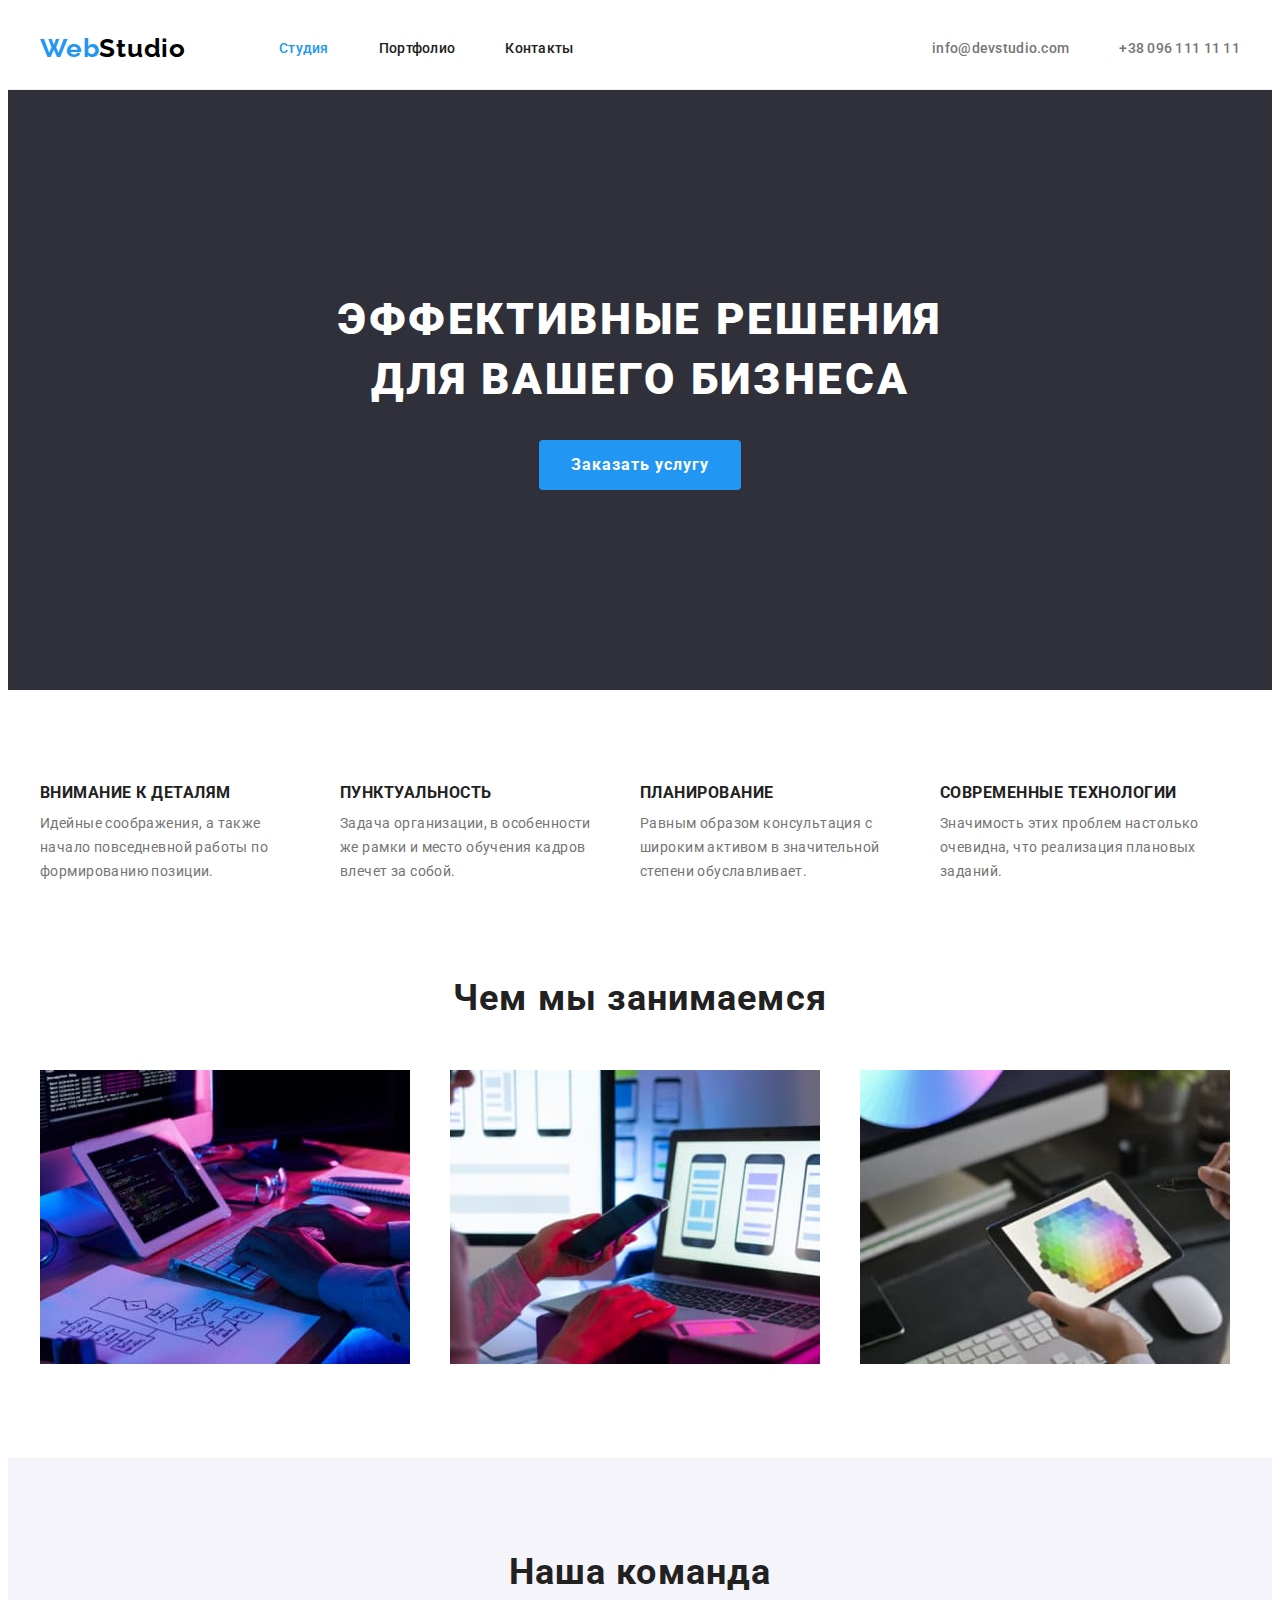
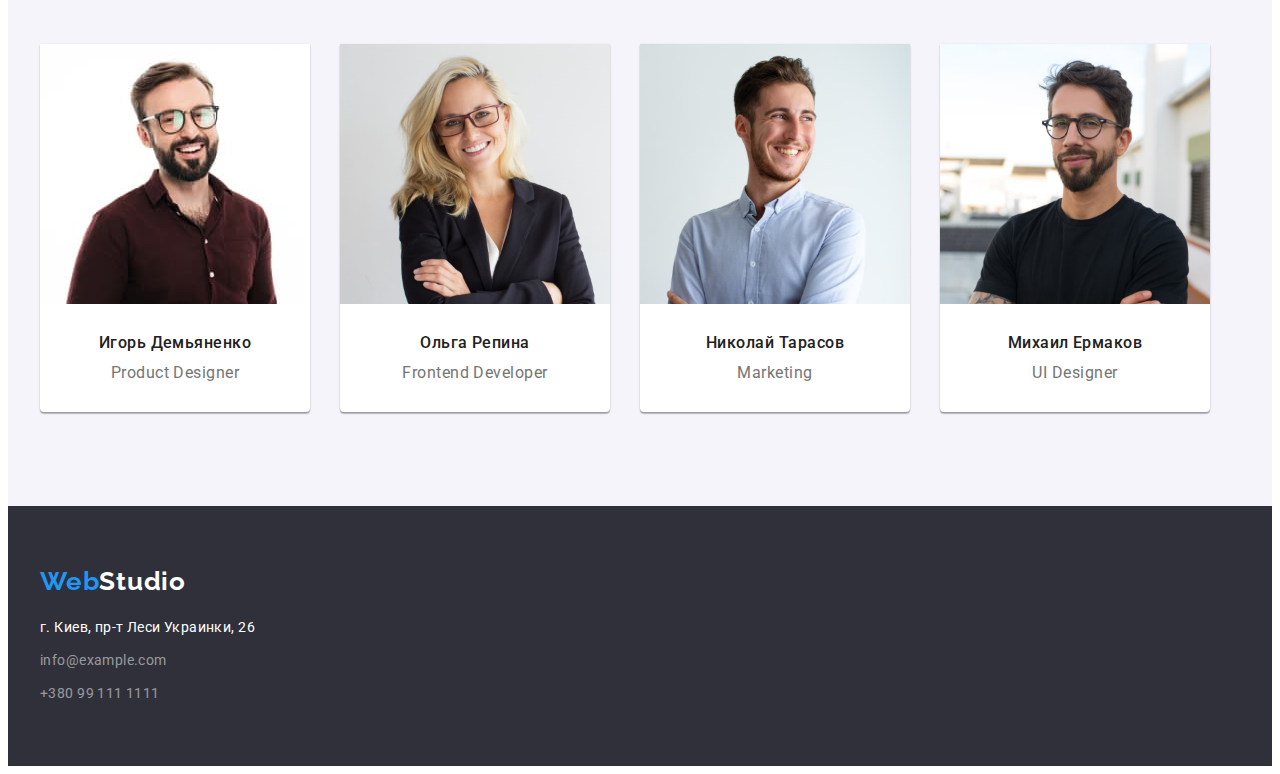
<file: index.html>
<!DOCTYPE html>
<html lang="ru">
  <head>
    <meta charset="UTF-8" />
    <meta http-equiv="X-UA-Compatible" content="IE=edge" />
    <meta name="viewport" content="width=device-width, initial-scale=1.0" />
    <title>Studio</title>
    <link rel="preconnect" href="https://fonts.googleapis.com" />
    <link rel="preconnect" href="https://fonts.gstatic.com" crossorigin />
    <link
      href="https://fonts.googleapis.com/css2?family=Raleway:wght@700&family=Roboto:wght@400;500;700;900&display=swap"
      rel="stylesheet"
    />
    <link
      rel="stylesheet"
      href="https://cdnjs.cloudflare.com/ajax/libs/modern-normalize/1.1.0/modern-normalize.min.css"
      integrity="sha512-wpPYUAdjBVSE4KJnH1VR1HeZfpl1ub8YT/NKx4PuQ5NmX2tKuGu6U/JRp5y+Y8XG2tV+wKQpNHVUX03MfMFn9Q=="
      crossorigin="anonymous"
      referrerpolicy="no-referrer"
    />
    <link rel="stylesheet" href="./css/style.css" />
  </head>
  <body>
    <!--Шапка таблицы-->
    <header class="header">
      <div class="container">
        <a href="./index.html" class="header-logo link"
          >Web<span class="logo-black">Studio</span></a
        >
        <nav class="nav">
          <ul class="nav-list list">
            <li class="nav-items">
              <a href="./index.html" class="nav-link active link">Студия</a>
            </li>
            <li class="nav-items">
              <a href="./portfolio.html" class="nav-link link">Портфолио</a>
            </li>
            <li class="nav-items"><a href="#" class="nav-link link">Контакты</a></li>
          </ul>
        </nav>
        <ul class="contacts list">
          <li class="contacts-item">
            <a href="mailto:info@devstudio.com" class="contacts-link color-contacts link"
              >info@devstudio.com</a
            >
          </li>
          <li class="contacts-item">
            <a href="tel:+380961111111" class="contacts-link color-contacts link"
              >+38 096 111 11 11</a
            >
          </li>
        </ul>
      </div>
    </header>
    <!--Main контейнер-->
    <main>
      <!--Hero-->
      <section class="hero">
        <div class="container">
          <h1 class="hero-title">
            Эффективные решения <br />
            для вашего бизнеса
          </h1>
          <button type="button" class="hero-btn btn-text">Заказать услугу</button>
        </div>
      </section>
      <!--Benefits-->
      <section class="benefits section">
        <div class="container">
          <h2 class="visually-hidden">Почему именно мы?</h2>
          <ul class="benefits-list list">
            <li class="benefits-items">
              <h3 class="benefits-subtitle">Внимание к деталям</h3>
              <p class="benefits-text">
                Идейные соображения, а также начало повседневной работы по формированию позиции.
              </p>
            </li>
            <li class="benefits-items">
              <h3 class="benefits-subtitle">Пунктуальность</h3>
              <p class="benefits-text">
                Задача организации, в особенности же рамки и место обучения кадров влечет за собой.
              </p>
            </li>
            <li class="benefits-items">
              <h3 class="benefits-subtitle">Планирование</h3>
              <p class="benefits-text">
                Равным образом консультация с широким активом в значительной степени обуславливает.
              </p>
            </li>
            <li class="benefits-items">
              <h3 class="benefits-subtitle">Современные технологии</h3>
              <p class="benefits-text">
                Значимость этих проблем настолько очевидна, что реализация плановых заданий.
              </p>
            </li>
          </ul>
        </div>
      </section>
      <!--Works-->
      <section class="works section">
        <div class="container">
          <h2 class="works-title">Чем мы занимаемся</h2>
          <ul class="works-list list">
            <li class="works-items">
              <img src="./images/box1.jpg" alt="Website development" width="370" />
            </li>
            <li class="works-items">
              <img src="./images/img.jpg" alt="Website layout" width="370" />
            </li>
            <li class="works-items">
              <img src="./images/box3.jpg" alt="Color variables" width="370" />
            </li>
          </ul>
        </div>
      </section>
      <!--Team-->
      <section class="team section">
        <div class="container">
          <h2 class="team-title">Наша команда</h2>
          <ul class="team-list list">
            <li class="team-items">
              <img src="./images/img1.jpg" alt="Igor Demyanenko" width="270" />
              <div class="team-description">
                <h3 class="team-subtitle">Игорь Демьяненко</h3>
                <p class="team-text">Product Designer</p>
              </div>
            </li>
            <li class="team-items">
              <img src="./images/img2.jpg" alt="Olga Repina" width="270" />
              <div class="team-description">
                <h3 class="team-subtitle">Ольга Репина</h3>
                <p class="team-text">Frontend Developer</p>
              </div>
            </li>
            <li class="team-items">
              <img src="./images/img3.jpg" alt="Nikolai Tarasov" width="270" />
              <div class="team-description">
                <h3 class="team-subtitle">Николай Тарасов</h3>
                <p class="team-text">Marketing</p>
              </div>
            </li>
            <li class="team-items">
              <img src="./images/img4.jpg" alt="Mikhail Ermakov" width="270" />
              <div class="team-description">
                <h3 class="team-subtitle">Михаил Ермаков</h3>
                <p class="team-text">UI Designer</p>
              </div>
            </li>
          </ul>
        </div>
      </section>
    </main>
    <!--Footer-->
    <footer class="footer">
      <div class="container">
        <a href="./index.html" class="footer-logo link"
          >Web<span class="logo-white">Studio</span>
        </a>
        <address class="footer-address">
          <ul class="address-list list">
            <li class="address-items">
              <a href="https://goo.gl/maps/MvwZzsq7E5ZULJPh9" class="address address-link link"
                >г. Киев, пр-т Леси Украинки, 26</a
              >
            </li>
            <li class="address-items">
              <a href="mailto:info@example.com" class="address connect-link link"
                >info@example.com</a
              >
            </li>
            <li class="address-items">
              <a href="tel:+380991111111" class="address connect-link link">+380 99 111 1111</a>
            </li>
          </ul>
        </address>
      </div>
    </footer>
  </body>
</html>
</file>
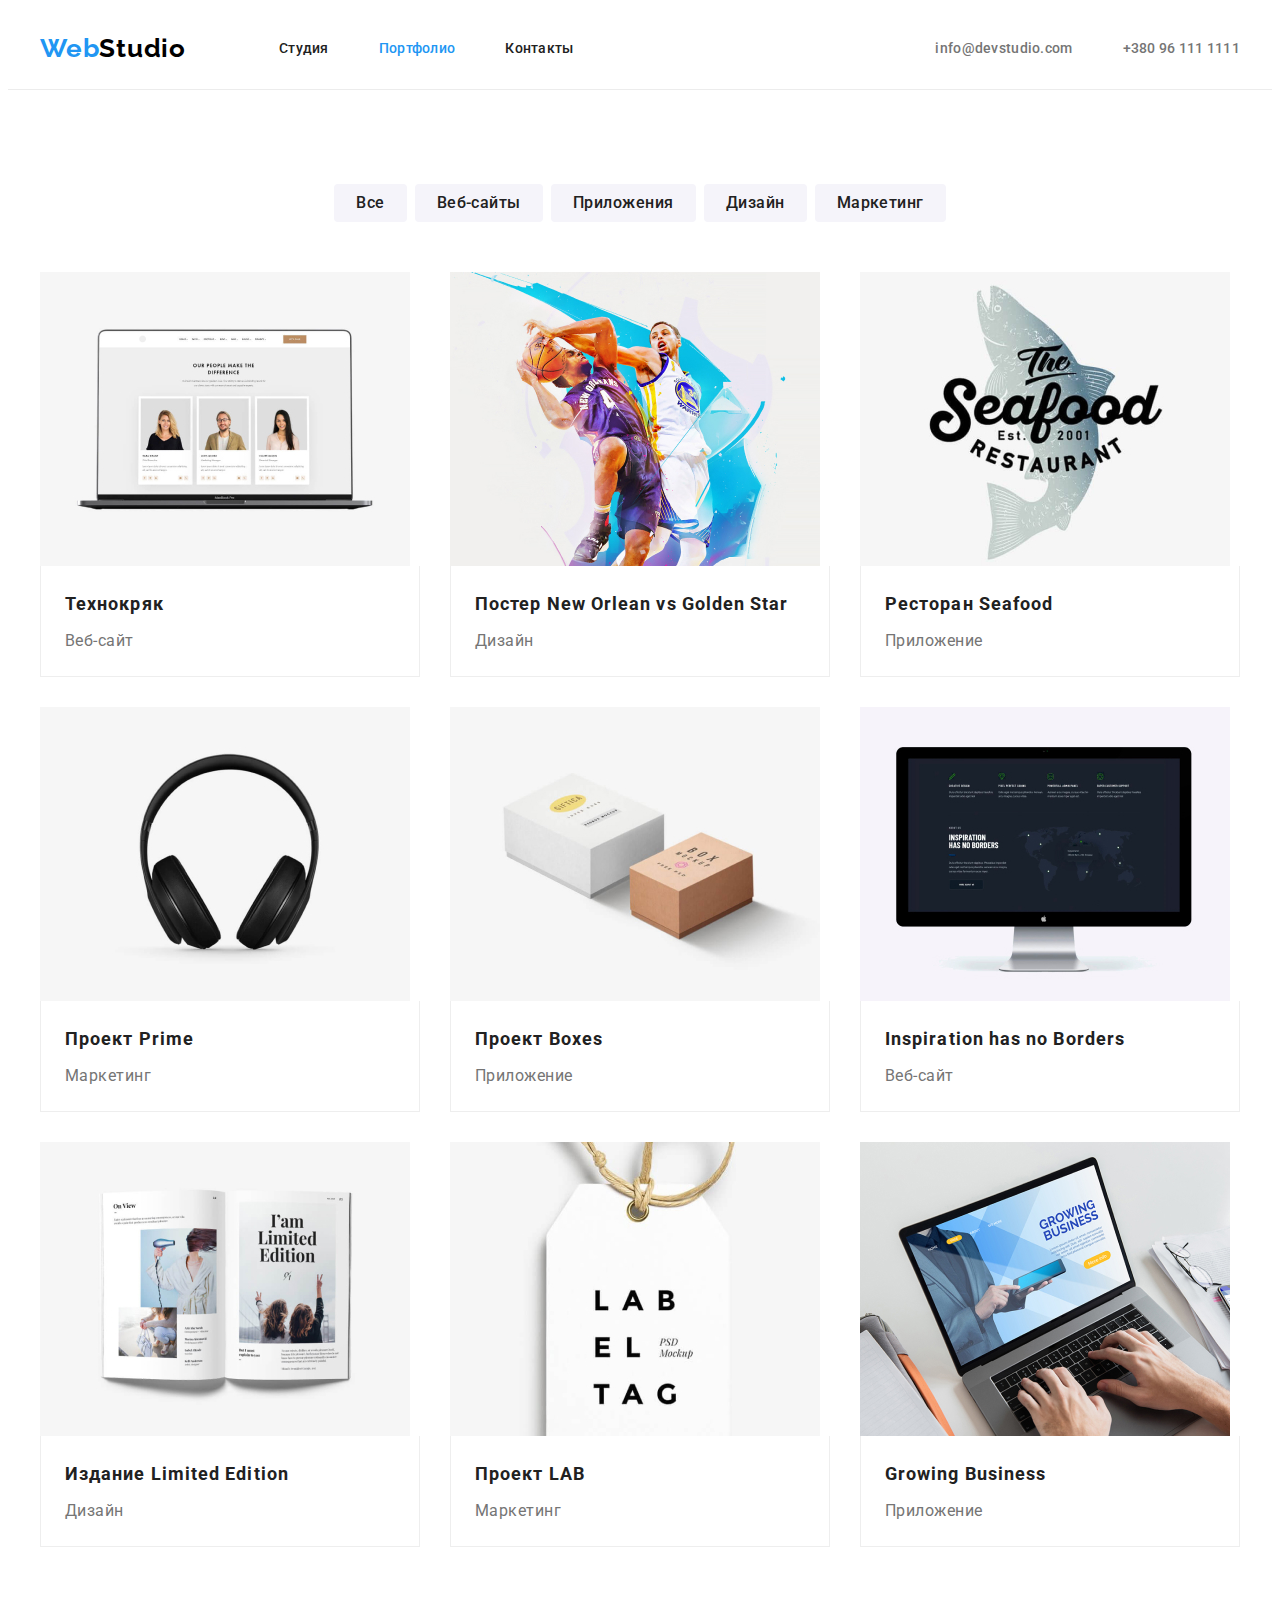
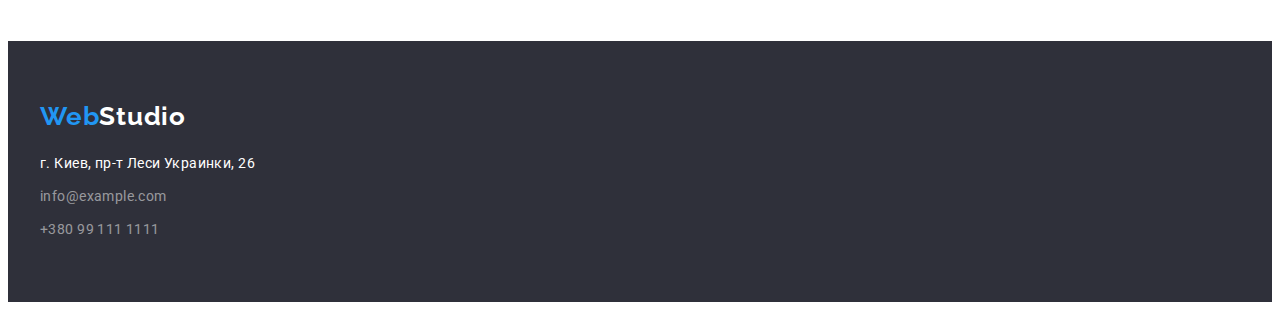
<file: portfolio.html>
<!DOCTYPE html>
<html lang="ru">
  <head>
    <meta charset="UTF-8" />
    <meta http-equiv="X-UA-Compatible" content="IE=edge" />
    <meta name="viewport" content="width=device-width, initial-scale=1.0" />
    <title>Portfolio</title>
    <link rel="preconnect" href="https://fonts.googleapis.com" />
    <link rel="preconnect" href="https://fonts.gstatic.com" crossorigin />
    <link
      href="https://fonts.googleapis.com/css2?family=Raleway:wght@700&family=Roboto:wght@400;500;700;900&display=swap"
      rel="stylesheet"
    />
    <link
      rel="stylesheet"
      href="https://cdnjs.cloudflare.com/ajax/libs/modern-normalize/1.1.0/modern-normalize.min.css"
      integrity="sha512-wpPYUAdjBVSE4KJnH1VR1HeZfpl1ub8YT/NKx4PuQ5NmX2tKuGu6U/JRp5y+Y8XG2tV+wKQpNHVUX03MfMFn9Q=="
      crossorigin="anonymous"
      referrerpolicy="no-referrer"
    />
    <link rel="stylesheet" href="./css/style.css" />
  </head>
  <body>
    <!-- Header  -->
    <header class="header">
      <div class="container">
        <a href="./index.html" class="header-logo link"
          >Web<span class="logo-black">Studio</span></a
        >
        <nav class="nav">
          <ul class="nav-list list">
            <li class="nav-items">
              <a href="./index.html" class="nav-link link">Студия</a>
            </li>
            <li class="nav-items">
              <a href="./portfolio.html" class="nav-link active link">Портфолио</a>
            </li>
            <li class="nav-items"><a href="#" class="nav-link link">Контакты</a></li>
          </ul>
        </nav>
        <ul class="contacts list">
          <li class="contacts-item">
            <a href="mailto:info@devstudio.com" class="contacts-link color-contacts link"
              >info@devstudio.com</a
            >
          </li>
          <li class="contacts-item">
            <a href="tel:+380961111111" class="contacts-link color-contacts link"
              >+380 96 111 1111</a
            >
          </li>
        </ul>
      </div>
    </header>
    <main>
      <!-- Portfilio -->
      <section class="portfolio section">
        <div class="container">
          <h1 class="visually-hidden">Наши фишки</h1>
          <ul class="portfolio-list list">
            <li class="portfolio-items">
              <button type="button" class="portfolio-btn portfolio-btn-text">Все</button>
            </li>
            <li class="portfolio-items">
              <button type="button" class="portfolio-btn portfolio-btn-text">Веб-сайты</button>
            </li>
            <li class="portfolio-items">
              <button type="button" class="portfolio-btn portfolio-btn-text">Приложения</button>
            </li>
            <li class="portfolio-items">
              <button type="button" class="portfolio-btn portfolio-btn-text">Дизайн</button>
            </li>
            <li class="portfolio-items">
              <button type="button" class="portfolio-btn portfolio-btn-text">Маркетинг</button>
            </li>
          </ul>
          <ul class="cards list">
            <li class="cards-items">
              <img src="./images/img5.jpg" alt="Web sites" />
              <div class="cards-text-possition">
                <h3 class="cards-subtitle">Технокряк</h3>
                <p class="cards-text">Веб-сайт</p>
              </div>
            </li>
            <li class="cards-items">
              <img src="./images/img6.jpg" alt="New Orlean vs Golden Star" />
              <div class="cards-text-possition">
                <h3 class="cards-subtitle">Постер New Orlean vs Golden Star</h3>
                <p class="cards-text">Дизайн</p>
              </div>
            </li>
            <li class="cards-items">
              <img src="./images/img7.jpg" alt="Seafood" />
              <div class="cards-text-possition">
                <h3 class="cards-subtitle">Ресторан Seafood</h3>
                <p class="cards-text">Приложение</p>
              </div>
            </li>
            <li class="cards-items">
              <img src="./images/img8.jpg" alt="Projects Prime" />
              <div class="cards-text-possition">
                <h3 class="cards-subtitle">Проект Prime</h3>
                <p class="cards-text">Маркетинг</p>
              </div>
            </li>
            <li class="cards-items">
              <img src="./images/img9.jpg" alt="Projects Boxes" />
              <div class="cards-text-possition">
                <h3 class="cards-subtitle">Проект Boxes</h3>
                <p class="cards-text">Приложение</p>
              </div>
            </li>
            <li class="cards-items">
              <img src="./images/img10.jpg" alt="Inspiration has no Borders" />
              <div class="cards-text-possition">
                <h3 class="cards-subtitle">Inspiration has no Borders</h3>
                <p class="cards-text">Веб-сайт</p>
              </div>
            </li>
            <li class="cards-items">
              <img src="./images/img11.jpg" alt="Limited Edition" />
              <div class="cards-text-possition">
                <h3 class="cards-subtitle">Издание Limited Edition</h3>
                <p class="cards-text">Дизайн</p>
              </div>
            </li>
            <li class="cards-items">
              <img src="./images/img12.jpg" alt="Projects LAB" />
              <div class="cards-text-possition">
                <h3 class="cards-subtitle">Проект LAB</h3>
                <p class="cards-text">Маркетинг</p>
              </div>
            </li>
            <li class="cards-items">
              <img src="./images/img13.jpg" alt="Growing Business" />
              <div class="cards-text-possition">
                <h3 class="cards-subtitle">Growing Business</h3>
                <p class="cards-text">Приложение</p>
              </div>
            </li>
          </ul>
        </div>
      </section>
    </main>
    <!--Footer-->
    <footer class="footer">
      <div class="container">
        <a href="./index.html" class="footer-logo link"
          >Web<span class="logo-white">Studio</span>
        </a>
        <address class="footer-address">
          <ul class="address-list list">
            <li class="address-items">
              <a href="https://goo.gl/maps/MvwZzsq7E5ZULJPh9" class="address address-link link"
                >г. Киев, пр-т Леси Украинки, 26</a
              >
            </li>
            <li class="address-items">
              <a href="mailto:info@example.com" class="address connect-link link"
                >info@example.com</a
              >
            </li>
            <li class="address-items">
              <a href="tel:+380991111111" class="address connect-link link">+380 99 111 1111</a>
            </li>
          </ul>
        </address>
      </div>
    </footer>
  </body>
</html>
</file>
<file: css/style.css>
:root {
  --main-text-color: #757575;
  --second-text-color: #212121;
  --accent-text-color: #ffffff;
  --black-text-color: #000000;
  --background-main-color: #ffffff;
  --backgound-second-color: #f5f4fa;
  --accent-color: #2196f3;
  --header-footer-background-color: #2f303a;
  --typical-margin: 30px;
}

/* ------------------------------GLOBAL STYLE---------------------------------------------- */
body {
  font-family: 'Roboto', sans-serif;
  background-color: var(--background-main-color);
  color: var(--main-text-color);
  font-size: 14px;
}
h1,
h2,
h3,
h4,
h5,
h6,
p {
  margin: 0;
}
ul {
  margin: 0;
  padding-left: 0;
}
img {
  display: block;
  max-width: 100%;
  height: auto;
}
.list {
  list-style: none;
}
.link {
  text-decoration: none;
}
.visually-hidden {
  position: absolute;
  white-space: nowrap;
  width: 1px;
  height: 1px;
  overflow: hidden;
  border: 0;
  padding: 0;
  clip: rect(0 0 0 0);
  clip-path: inset(50%);
  margin: -1px;
}
.container {
  width: 1200px;
  padding-left: 15px;
  padding-right: 15px;
  margin: 0 auto;
}
.section {
  padding-top: 94px;
  padding-bottom: 94px;
}
/*  ------------------------------HEADER----------------------------------------------  */
.header {
  /* padding-top: 32px;
  padding-bottom: 32px; */
  border-bottom: 1px solid #ececec;
}
/* -------------------------------LOGO------------------------------------------------- */
.header-logo,
.footer-logo {
  font-family: 'Raleway';
  font-weight: 700;
  font-size: 26px;
  line-height: 1.19;
  letter-spacing: 0.03em;
  color: var(--accent-color);
}
.logo-black {
  color: var(--black-text-color);
}

/* -------------------------------NAV------------------------------------------------ */
.header .container {
  display: flex;
  align-items: center;
}
.nav {
  display: flex;
  align-items: center;
}
.header-logo {
  margin-right: 93px;
}
.nav-link,
.contacts-link {
  font-weight: 500;
  line-height: 1.14;
  letter-spacing: 0.02em;
  color: var(--second-text-color);
}
.nav-link:hover,
.nav-link:focus {
  color: var(--accent-color);
}
.nav-list {
  display: flex;
  margin-right: 331px;
}
.nav-items:not(:last-child) {
  margin-right: 50px;
}
.nav-items {
  padding-top: 32px;
  padding-bottom: 32px;
}
.contacts-link:hover,
.contacts-link:focus {
  color: var(--accent-color);
}
.contacts {
  display: flex;
  margin-left: auto;
}
.contacts-item:not(:last-child) {
  margin-right: 50px;
}
.active {
  color: var(--accent-color);
}
.color-contacts {
  color: var(--main-text-color);
}
/* -------------------------------HERO------------------------------ */
.hero {
  padding-top: 200px;
  padding-bottom: 200px;
  background-color: var(--header-footer-background-color);
}
.hero-title {
  font-weight: 900;
  font-size: 44px;
  line-height: 1.36;
  text-align: center;
  letter-spacing: 0.06em;
  text-transform: uppercase;
  color: var(--accent-text-color);
  margin-bottom: var(--typical-margin);
}
.hero-btn {
  display: block;
  border: none;
  border-radius: 4px;
  padding: 10px 32px;
  margin: 0 auto;
  cursor: pointer;
  background-color: var(--accent-color);
}
.btn-text {
  font-family: inherit;
  font-weight: 700;
  font-size: 16px;
  line-height: 1.88;
  text-align: center;
  letter-spacing: 0.06em;
  color: var(--accent-text-color);
}
.hero-btn:hover,
.hero-btn:focus {
  background-color: #188ce8;
}
/* ---------------------------BENEFITS-------------------------- */
.benefits .container {
  display: flex;
  align-items: center;
}
.benefits-list {
  display: flex;
  align-items: center;
}
.benefits-items:not(:last-child) {
  margin-right: var(--typical-margin);
}
.benefits-items {
  width: 270px;
}
.benefits-subtitle {
  line-height: 1.14;
  letter-spacing: 0.03em;
  text-transform: uppercase;
  color: var(--second-text-color);
  margin-bottom: 10px;
}
.benefits-text {
  line-height: 1.71;
  letter-spacing: 0.03em;
}
/* ----------------------------WORKS------------------------------ */
.works-list {
  display: flex;
  margin: -15px;
}
.works-items {
  flex-basis: calc(100% / 3 - 30px);
  margin: 15px;
}
.works {
  padding-top: 0px;
}
.works-title,
.team-title {
  font-size: 36px;
  line-height: 1.16;
  text-align: center;
  letter-spacing: 0.03em;
  color: var(--second-text-color);
  margin-bottom: 50px;
}
/* ----------------------------TEAM------------------------------ */
.team {
  background-color: var(--backgound-second-color);
}
.team-list {
  display: flex;
}
.team-items:not(:last-child) {
  margin-right: var(--typical-margin);
}
.team-subtitle {
  font-weight: 500;
  font-size: 16px;
  line-height: 1.18;
  text-align: center;
  letter-spacing: 0.03em;
  margin-bottom: 10px;
  color: var(--second-text-color);
}
.team-items {
  background-color: var(--background-main-color);
  width: 270px;
  text-align: center;
  box-shadow: 0px 1px 3px rgba(0, 0, 0, 0.12), 0px 1px 1px rgba(0, 0, 0, 0.14),
    0px 2px 1px rgba(0, 0, 0, 0.2);
  border-radius: 0px 0px 4px 4px;
}
.team-text {
  font-size: 16px;
  line-height: 19px;
  letter-spacing: 0.03em;
}
.team-description {
  /* box-shadow: 0px 1px 3px rgba(0, 0, 0, 0.12), 0px 1px 1px rgba(0, 0, 0, 0.14),
    0px 2px 1px rgba(0, 0, 0, 0.2); */
  border-radius: 0px 0px 4px 4px;
  padding-top: var(--typical-margin);
  padding-bottom: var(--typical-margin);
}
/* -------------------------FOOTER------------------------------- */
.footer {
  padding-top: 60px;
  padding-bottom: 60px;
  background-color: var(--header-footer-background-color);
}
.footer-logo {
  display: inline-block;
  margin-bottom: 20px;
}
.logo-white {
  color: var(--accent-text-color);
}

.address-list {
  font-style: normal;
}
.address-items:not(:last-child) {
  margin-bottom: 9px;
}

.address {
  font-weight: 400px;
  line-height: 1.71;
  letter-spacing: 0.03em;
}
.address-link {
  color: var(--accent-text-color);
}
.connect-link {
  color: rgba(225, 225, 225, 0.6);
}
.address:hover {
  color: var(--accent-color);
}
/* ---------------------------Portfolio------------------------------------ */
.portfolio-btn {
  background-color: var(--backgound-second-color);
  color: var(--second-text-color);
  border: none;
  padding: 6px 22px;
  border-radius: 4px;
}
.portfolio-btn:hover,
.portfolio-btn:focus {
  background-color: var(--accent-color);
  color: var(--accent-text-color);
}

.portfolio-list {
  display: flex;
  justify-content: center;
  margin-bottom: 50px;
}
.portfolio-items:not(:last-child) {
  margin-right: 8px;
}
.portfolio-btn-text {
  font-family: inherit;
  font-weight: 500;
  font-size: 16px;
  line-height: 1.62;
  text-align: center;
  letter-spacing: 0.03em;
}
/* ----------------------------------CARDS----------------------------------- */
.cards {
  display: flex;
  margin: -15px;
  flex-wrap: wrap;
}

.cards-subtitle {
  font-size: 18px;
  line-height: 2;
  letter-spacing: 0.06em;
  margin-bottom: 4px;
  color: var(--second-text-color);
}
.cards-items {
  flex-basis: calc(100% / 3 - 30px);
  margin: 15px;
}

.cards-text {
  font-size: 16px;
  line-height: 1.88;
  letter-spacing: 0.03em;
}
.cards-text-possition {
  padding: 20px 24px;
  border: 1px solid #eeeeee;
  border-top: 0;
}
</file>
